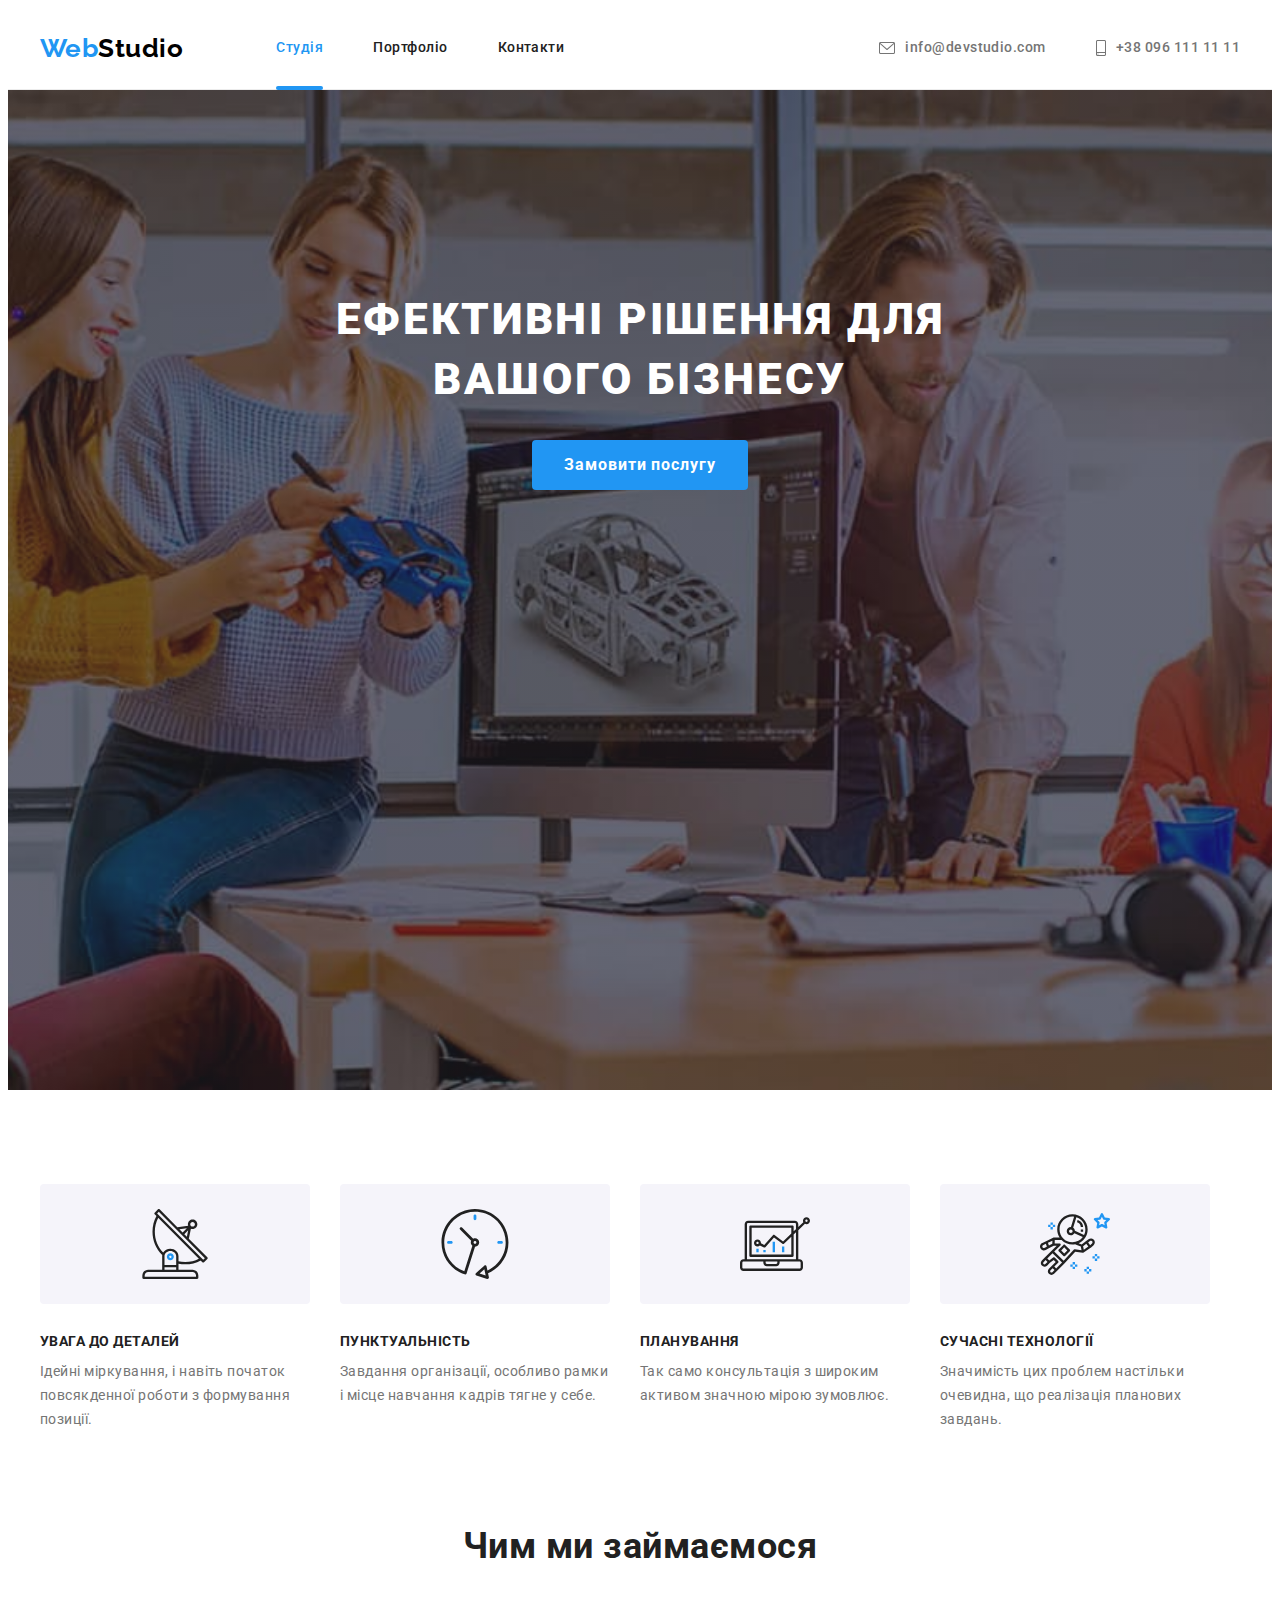
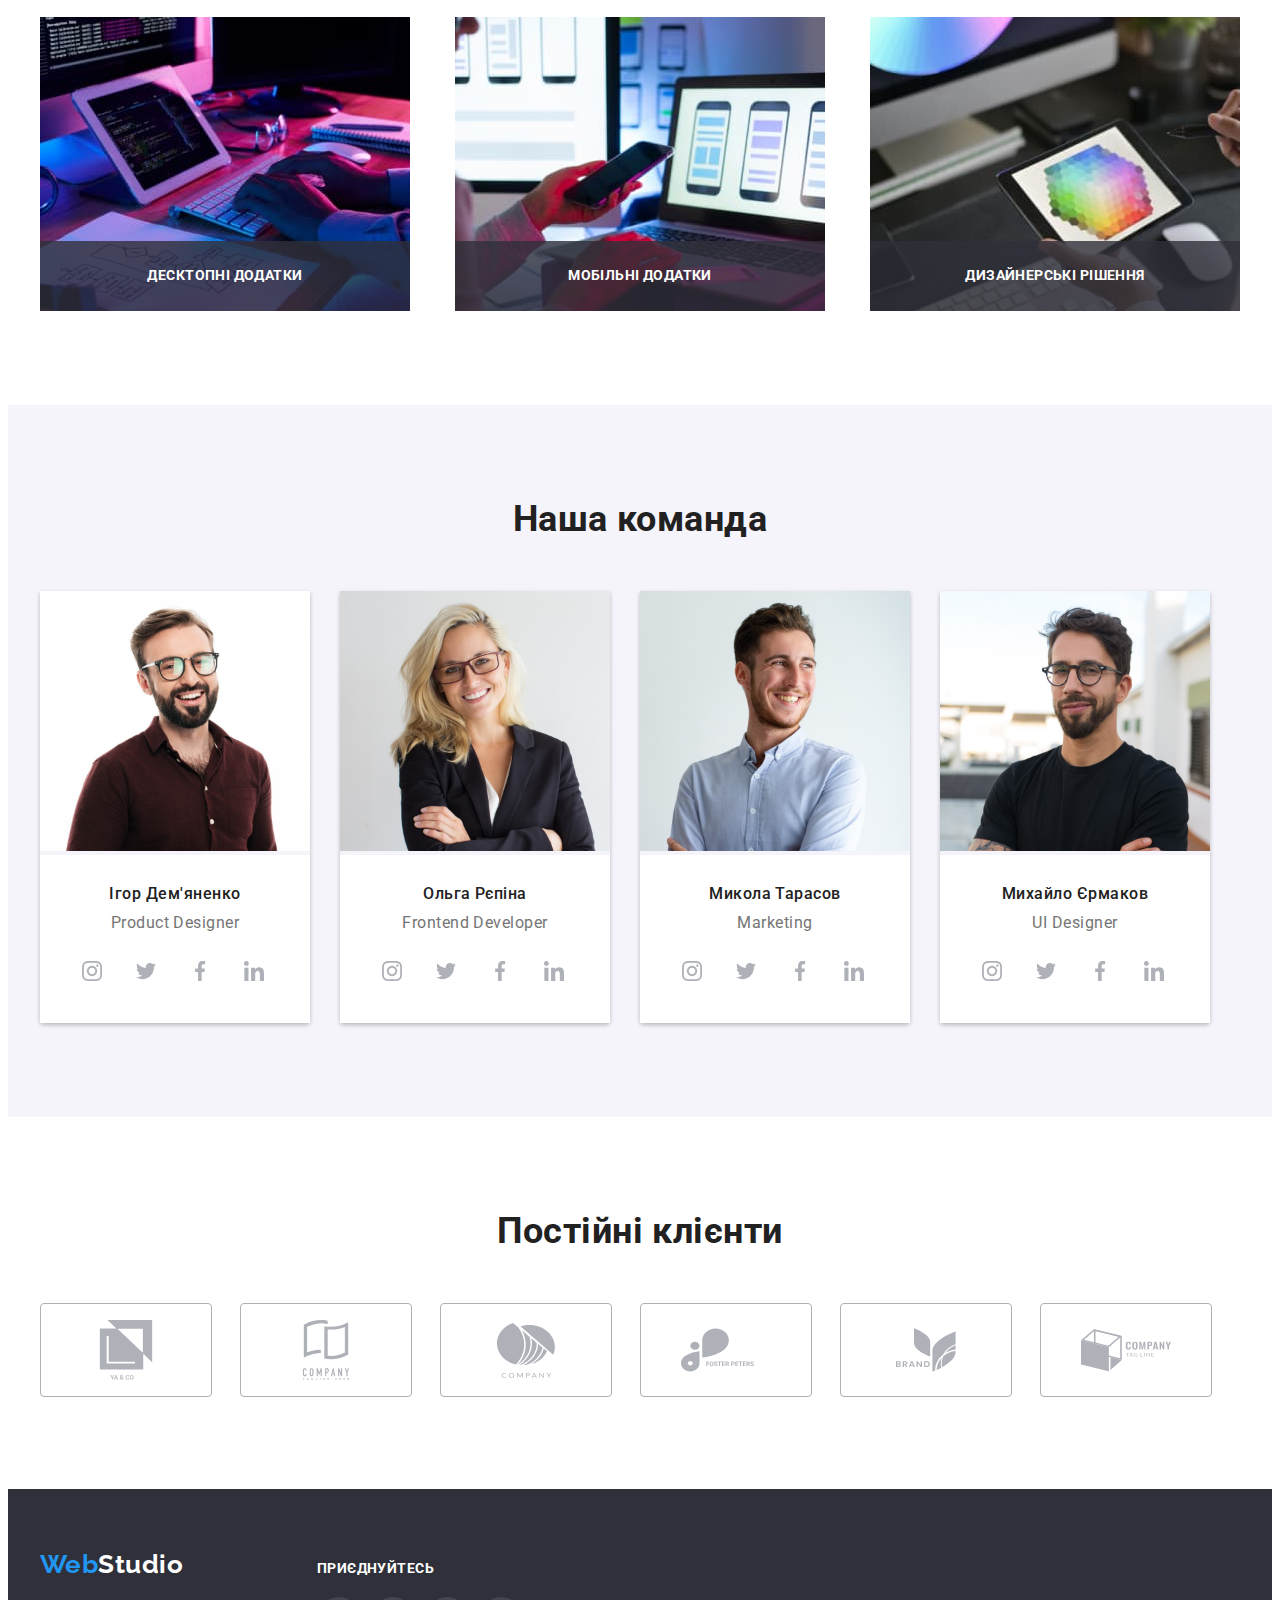
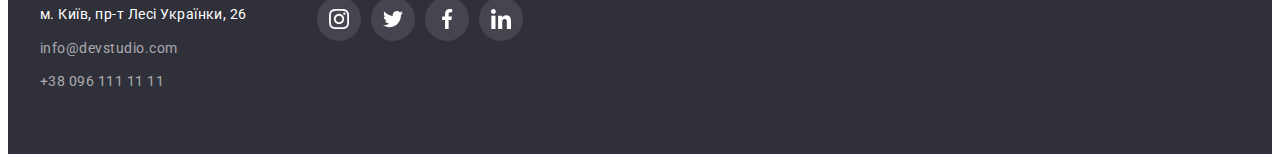
<file: index.html>
<!DOCTYPE html>
<html lang="uk">
  <head>
    <meta charset="UTF-8" />
    <meta http-equiv="X-UA-Compatible" content="IE=edge" />
    <meta name="viewport" content="width=device-width, initial-scale=1.0" />
    <title>Студія</title>
    <link
      rel="stylesheet"
      href="https://cdnjs.cloudflare.com/ajax/libs/modern-normalize/1.1.0/modern-normalize.min.css"
      integrity="sha512-wpPYUAdjBVSE4KJnH1VR1HeZfpl1ub8YT/NKx4PuQ5NmX2tKuGu6U/JRp5y+Y8XG2tV+wKQpNHVUX03MfMFn9Q=="
      crossorigin="anonymous"
      referrerpolicy="no-referrer"
    />
    <link rel="stylesheet" href="./css/styles.css" />
    <link
      href="https://fonts.googleapis.com/css2?family=Raleway:wght@700&family=Roboto:wght@400;500;700;900&display=swap"
      rel="stylesheet"
    />
  </head>
  <body>
    <header class="page-header">
      <div class="header container">
        <nav class="flex-box">
          <a href="./index.html" class="logo"
            ><span class="first-logo">Web</span>Studio</a
          >
          <ul class="site-nav list">
            <li class="flex-element">
              <a href="./index.html" class="link-current nav-link">Студія</a>
            </li>
            <li class="flex-element">
              <a href="./portfolio.html" class="link nav-link">Портфоліо</a>
            </li>
            <li class="flex-element">
              <a href="#" class="link nav-link">Контакти</a>
            </li>
          </ul>
        </nav>
        <ul class="contacts list">
          <li class="flex-element">
            <a href="mailto:info@devstudio.com" class="link contact-link">
              <svg width="16" height="12">
                <use href="./images/icons.svg#email"></use>
              </svg>
              info@devstudio.com</a
            >
          </li>
          <li class="flex-element">
            <a href="tel:+380961111111" class="link contact-link">
              <svg width="10" height="16">
                <use href="./images/icons.svg#phone"></use>
              </svg>
              +38 096 111 11 11</a
            >
          </li>
        </ul>
      </div>
    </header>

    <main>
      <section class="main-section">
        <div class="container">
          <h1 class="hero-title">Ефективні рішення для вашого бізнесу</h1>
          <button class="order-btn" data-modal-open>Замовити послугу</button>
        </div>
      </section>

      <section class="section">
        <div class="container">
          <h2 class="section-title visually-hidden">Наші Переваги</h2>
          <ul class="list flex-box advantages">
            <li class="flex-element">
              <div class="icon">
                <svg wight="70" height="70">
                  <use href="./images/icons.svg#icon-antenna"></use>
                </svg>
              </div>
              <h3 class="paragraph-title">Увага до деталей</h3>
              <p class="paragraph-text">
                Ідейні міркування, і навіть початок повсякденної роботи з
                формування позиції.
              </p>
            </li>
            <li class="flex-element">
              <div class="icon">
                <svg wight="70" height="70">
                  <use href="./images/icons.svg#icon-clock"></use>
                </svg>
              </div>
              <h3 class="paragraph-title">Пунктуальність</h3>
              <p class="paragraph-text">
                Завдання організації, особливо рамки і місце навчання кадрів
                тягне у себе.
              </p>
            </li>
            <li class="flex-element">
              <div class="icon">
                <svg wight="70" height="70">
                  <use href="./images/icons.svg#icon-diagram"></use>
                </svg>
              </div>
              <h3 class="paragraph-title">Планування</h3>
              <p class="paragraph-text">
                Так само консультація з широким активом значною мірою зумовлює.
              </p>
            </li>
            <li class="flex-element">
              <div class="icon">
                <svg wight="70" height="70">
                  <use href="./images/icons.svg#icon-astronaut"></use>
                </svg>
              </div>
              <h3 class="paragraph-title">Сучасні технології</h3>
              <p class="paragraph-text">
                Значимість цих проблем настільки очевидна, що реалізація
                планових завдань.
              </p>
            </li>
          </ul>
        </div>
      </section>

      <section class="section padding">
        <div class="container">
          <h2 class="section-title">Чим ми займаємося</h2>
          <ul class="list examples">
            <li class="flex-element">
              <a class="examples-link" href="#">
                <img
                  src="./images/box-1.jpg"
                  alt="написання коду на айпеді"
                  width="370"
                  height="294"
                />
                <div class="pic-description">
                  <h3 class="description-title">Десктопні додатки</h3>
                </div>
              </a>
            </li>
            <li class="flex-element">
              <a class="examples-link" href="#">
                <img
                  src="./images/box-2.jpg"
                  alt="шаблони меню телефону на пк"
                  width="370"
                  height="294"
                />
                <div class="pic-description">
                  <h3 class="description-title">Мобільні додатки</h3>
                </div>
              </a>
            </li>
            <li class="flex-element">
              <a class="examples-link" href="#">
                <img
                  src="./images/box-3.jpg"
                  alt="кольорова гамма на планшеті"
                  width="370"
                  height="294"
                />
                <div class="pic-description">
                  <h3 class="description-title">Дизайнерські рішення</h3>
                </div>
              </a>
            </li>
          </ul>
        </div>
      </section>

      <section class="section team">
        <div class="container">
          <h2 class="section-title">Наша команда</h2>
          <ul class="list team-list">
            <li class="team-pic">
              <img
                src="./images/teammember1.jpg"
                alt="Ігор Дем'яненко"
                width="270"
                height="260"
              />
              <div class="back-color">
                <h3 class="paragraph-title member">Ігор Дем'яненко</h3>
                <p class="position">Product Designer</p>
                <ul class="list social-links">
                  <li class="social-link">
                    <a href="https://www.instagram.com/" class="site">
                      <svg width="20" height="20">
                        <use
                          href="./images/icons.svg#icon-team-instagram"
                        ></use>
                      </svg>
                    </a>
                  </li>
                  <li class="social-link">
                    <a href="https://www.twitter.com/" class="site">
                      <svg width="20" height="20">
                        <use href="./images/icons.svg#icon-team-twitter"></use>
                      </svg>
                    </a>
                  </li>
                  <li class="social-link">
                    <a href="https://www.facebook.com/" class="site">
                      <svg width="20" height="20">
                        <use href="./images/icons.svg#icon-team-facebook"></use>
                      </svg>
                    </a>
                  </li>
                  <li class="social-link">
                    <a href="https://www.linkedin.com/" class="site">
                      <svg width="20" height="20">
                        <use href="./images/icons.svg#icon-team-linkedin"></use>
                      </svg>
                    </a>
                  </li>
                </ul>
              </div>
            </li>
            <li class="team-pic">
              <img
                src="./images/teammember2.jpg"
                alt="Ольга Рєпіна"
                width="270"
                height="260"
              />
              <div class="back-color">
                <h3 class="paragraph-title member">Ольга Рєпіна</h3>
                <p class="position">Frontend Developer</p>
                <ul class="list social-links">
                  <li class="social-link">
                    <a href="https://www.instagram.com/" class="site">
                      <svg width="20" height="20">
                        <use
                          href="./images/icons.svg#icon-team-instagram"
                        ></use>
                      </svg>
                    </a>
                  </li>
                  <li class="social-link">
                    <a href="https://www.twitter.com/" class="site">
                      <svg width="20" height="20">
                        <use href="./images/icons.svg#icon-team-twitter"></use>
                      </svg>
                    </a>
                  </li>
                  <li class="social-link">
                    <a href="https://www.facebook.com/" class="site">
                      <svg width="20" height="20">
                        <use href="./images/icons.svg#icon-team-facebook"></use>
                      </svg>
                    </a>
                  </li>
                  <li class="social-link">
                    <a href="https://www.linkedin.com/" class="site">
                      <svg width="20" height="20">
                        <use href="./images/icons.svg#icon-team-linkedin"></use>
                      </svg>
                    </a>
                  </li>
                </ul>
              </div>
            </li>
            <li class="team-pic">
              <img
                src="./images/teammember3.jpg"
                alt="Микола Тарасов"
                width="270"
                height="260"
              />
              <div class="back-color">
                <h3 class="paragraph-title member">Микола Тарасов</h3>
                <p class="position">Marketing</p>
                <ul class="list social-links">
                  <li class="social-link">
                    <a href="https://www.instagram.com/" class="site">
                      <svg width="20" height="20">
                        <use
                          href="./images/icons.svg#icon-team-instagram"
                        ></use>
                      </svg>
                    </a>
                  </li>
                  <li class="social-link">
                    <a href="https://www.twitter.com/" class="site">
                      <svg width="20" height="20">
                        <use href="./images/icons.svg#icon-team-twitter"></use>
                      </svg>
                    </a>
                  </li>
                  <li class="social-link">
                    <a href="https://www.facebook.com/" class="site">
                      <svg width="20" height="20">
                        <use href="./images/icons.svg#icon-team-facebook"></use>
                      </svg>
                    </a>
                  </li>
                  <li class="social-link">
                    <a href="https://www.linkedin.com/" class="site">
                      <svg width="20" height="20">
                        <use href="./images/icons.svg#icon-team-linkedin"></use>
                      </svg>
                    </a>
                  </li>
                </ul>
              </div>
            </li>
            <li class="team-pic">
              <img
                src="./images/teammember4.jpg"
                alt="Михайло Єрмаков"
                width="270"
                height="260"
              />
              <div class="back-color">
                <h3 class="paragraph-title member">Михайло Єрмаков</h3>
                <p class="position">UI Designer</p>
                <ul class="list social-links">
                  <li class="social-link">
                    <a href="https://www.instagram.com/" class="site">
                      <svg width="20" height="20">
                        <use
                          href="./images/icons.svg#icon-team-instagram"
                        ></use>
                      </svg>
                    </a>
                  </li>
                  <li class="social-link">
                    <a href="https://www.twitter.com/" class="site">
                      <svg width="20" height="20">
                        <use href="./images/icons.svg#icon-team-twitter"></use>
                      </svg>
                    </a>
                  </li>
                  <li class="social-link">
                    <a href="https://www.facebook.com/" class="site">
                      <svg width="20" height="20">
                        <use href="./images/icons.svg#icon-team-facebook"></use>
                      </svg>
                    </a>
                  </li>
                  <li class="social-link">
                    <a href="https://www.linkedin.com/" class="site">
                      <svg width="20" height="20">
                        <use href="./images/icons.svg#icon-team-linkedin"></use>
                      </svg>
                    </a>
                  </li>
                </ul>
              </div>
            </li>
          </ul>
        </div>
      </section>
      <section class="section">
        <div class="container">
          <h2 class="section-title">Постійні клієнти</h2>
          <ul class="list flex-box clients">
            <li class="client">
              <a href="#" class="page">
                <svg width="106" height="60">
                  <use
                    href="./images/icons.svg#icon-company-1"
                    class="company"
                  ></use>
                </svg>
              </a>
            </li>
            <li class="client">
              <a href="#" class="page">
                <svg class="" width="106" height="60">
                  <use href="./images/icons.svg#icon-company-2"></use>
                </svg>
              </a>
            </li>
            <li class="client">
              <a href="#" class="page">
                <svg class="" width="106" height="60">
                  <use href="./images/icons.svg#icon-company-3"></use>
                </svg>
              </a>
            </li>
            <li class="client">
              <a href="#" class="page">
                <svg class="" width="106" height="90">
                  <use href="./images/icons.svg#icon-company-4"></use>
                </svg>
              </a>
            </li>
            <li class="client">
              <a href="#" class="page">
                <svg class="" width="106" height="60">
                  <use href="./images/icons.svg#icon-company-5"></use>
                </svg>
              </a>
            </li>
            <li class="client">
              <a href="#" class="page">
                <svg class="" width="106" height="90">
                  <use href="./images/icons.svg#icon-company-6"></use>
                </svg>
              </a>
            </li>
          </ul>
        </div>
      </section>
    </main>

    <footer class="footer">
      <div class="container footer-flex">
        <address class="address">
          <a href="./index.html" class="logo accent"
            ><span class="first-logo">Web</span>Studio</a
          >
          <ul class="list info">
            <li class="flex-element">
              <a
                href="https://goo.gl/maps/CPtrU1FHBa2aNyZL9"
                target="_blank"
                rel="noopener noreferrer nofollow"
                class="location"
                >м. Київ, пр-т Лесі Українки, 26</a
              >
            </li>
            <li class="flex-element">
              <a href="mailto:info@devstudio.com" class="footer-contact link"
                >info@devstudio.com</a
              >
            </li>
            <li class="flex-element">
              <a href="tel:+380961111111" class="footer-contact link"
                >+38 096 111 11 11</a
              >
            </li>
          </ul>
        </address>
        <div>
          <h3 class="join-title">Приєднуйтесь</h3>
          <ul class="list social-links">
            <li class="social-link">
              <a href="https://www.instagram.com/" class="site join-accent">
                <svg class="" width="20" height="20">
                  <use href="./images/icons.svg#icon-instagram-footer"></use>
                </svg>
              </a>
            </li>
            <li class="social-link">
              <a href="https://www.twitter.com/" class="site join-accent"
                ><svg class="" width="20" height="20">
                  <use href="./images/icons.svg#icon-twitter-footer"></use>
                </svg>
              </a>
            </li>
            <li class="social-link">
              <a href="https://www.facebook.com/" class="site join-accent"
                ><svg class="" width="20" height="20">
                  <use href="./images/icons.svg#icon-facebook-footer"></use>
                </svg>
              </a>
            </li>
            <li class="social-link">
              <a href="https://www.linkedin.com/" class="site join-accent"
                ><svg class="" width="20" height="20">
                  <use href="./images/icons.svg#icon-linkedin-footer"></use>
                </svg>
              </a>
            </li>
          </ul>
        </div>
      </div>
    </footer>
    <div class="backdrop is-hidden" data-modal>
      <div class="modal-window">
        <button class="modal-button" data-modal-close>
          <svg
            width="14"
            height="14"
            viewBox="0 0 11 11"
            fill="none"
            xmlns="http://www.w3.org/2000/svg"
          >
            <path
              d="M11 1.10786L9.89214 0L5.5 4.39214L1.10786 0L0 1.10786L4.39214 5.5L0 9.89214L1.10786 11L5.5 6.60786L9.89214 11L11 9.89214L6.60786 5.5L11 1.10786Z"
              fill="black"
            />
          </svg>
        </button>
      </div>
    </div>
    <script src="./modal.js"></script>
  </body>
</html>
</file>
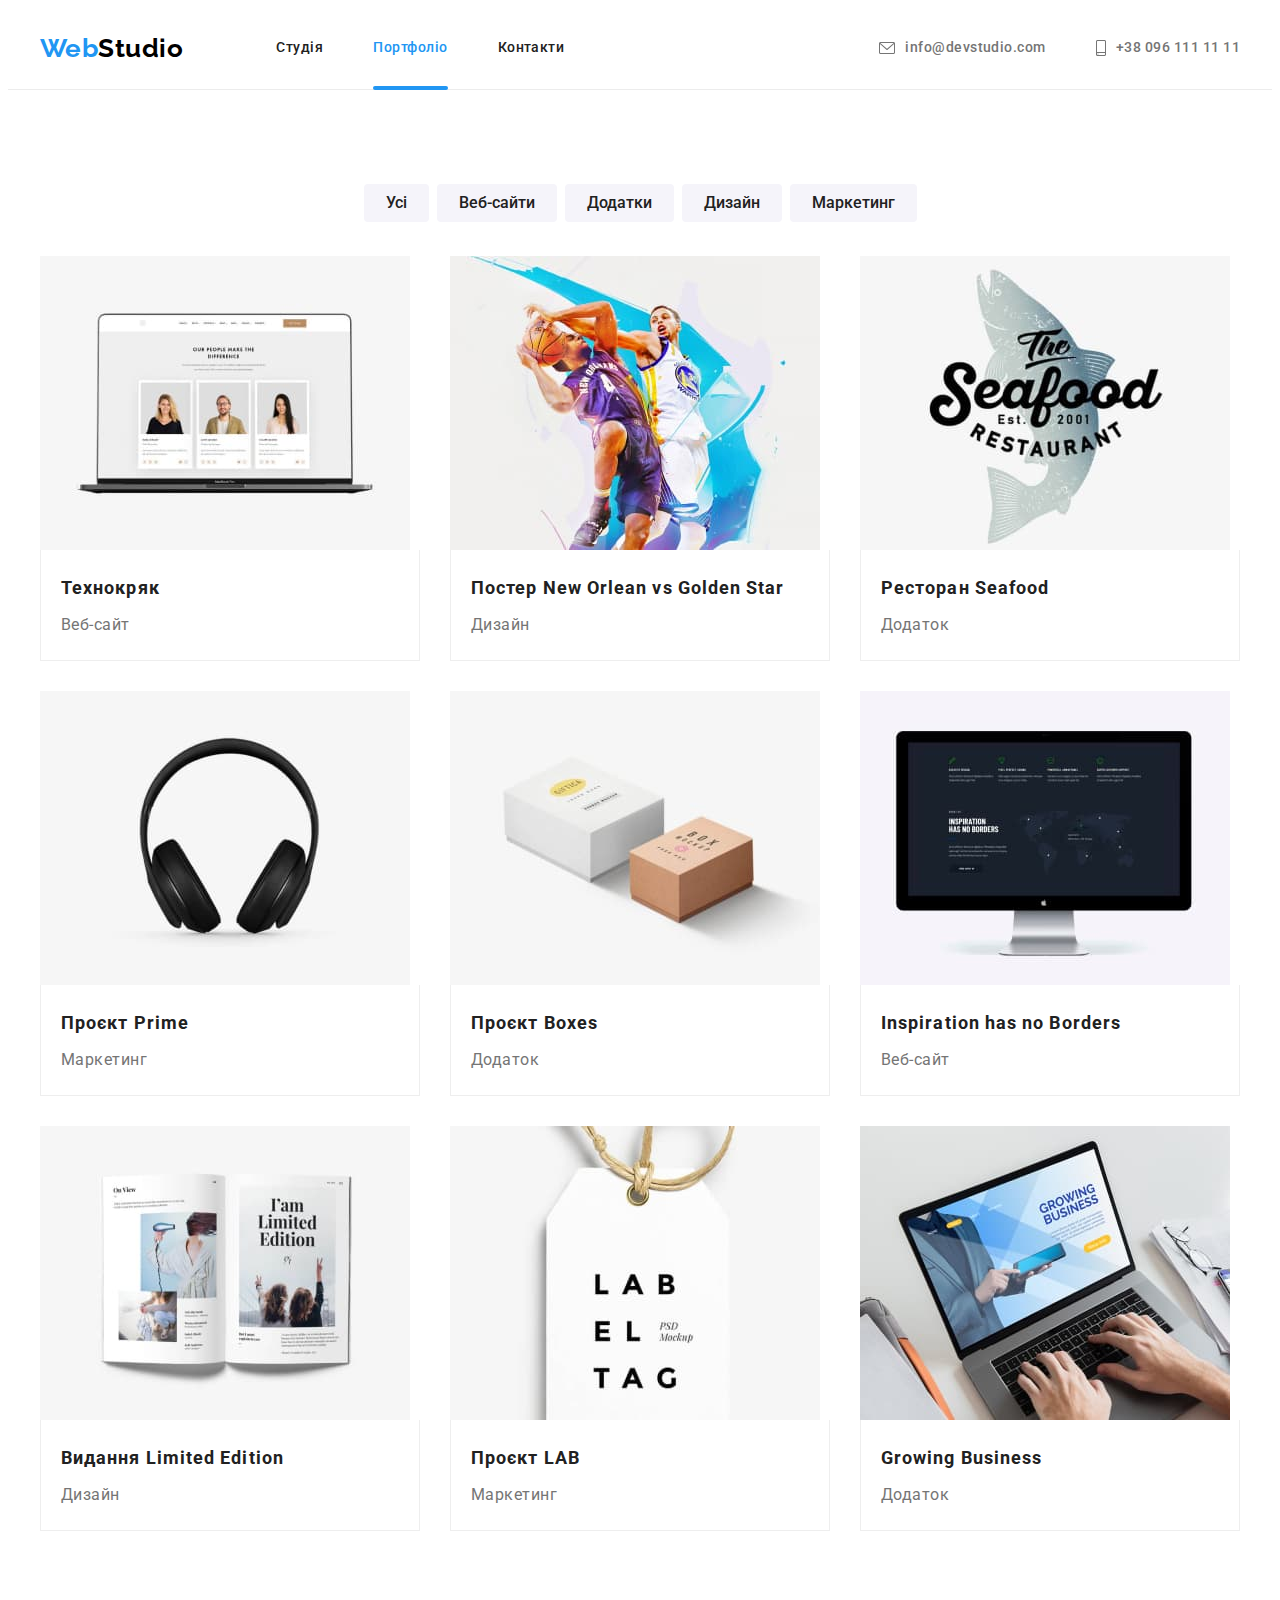
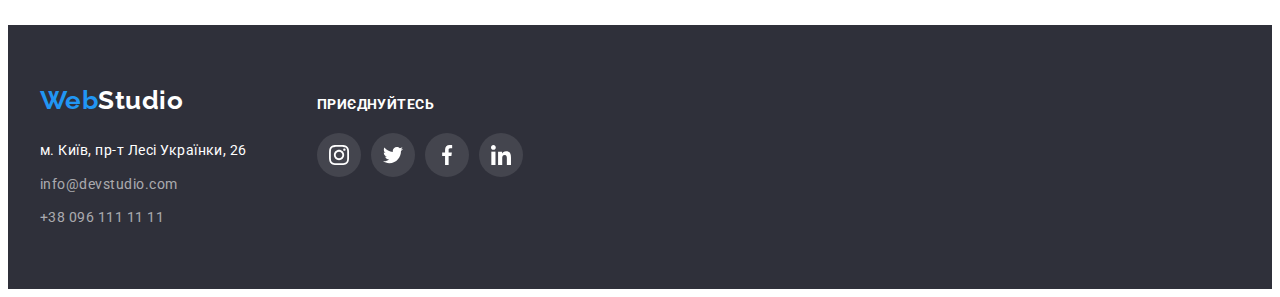
<file: portfolio.html>
<!DOCTYPE html>
<html lang="en">
  <head>
    <meta charset="UTF-8" />
    <meta http-equiv="X-UA-Compatible" content="IE=edge" />
    <meta name="viewport" content="width=device-width, initial-scale=1.0" />
    <title>Портфоліо</title>
    <link
      rel="stylesheet"
      href="https://cdnjs.cloudflare.com/ajax/libs/modern-normalize/1.1.0/modern-normalize.min.css"
      integrity="sha512-wpPYUAdjBVSE4KJnH1VR1HeZfpl1ub8YT/NKx4PuQ5NmX2tKuGu6U/JRp5y+Y8XG2tV+wKQpNHVUX03MfMFn9Q=="
      crossorigin="anonymous"
      referrerpolicy="no-referrer"
    />
    <link rel="stylesheet" href="./css/styles.css" />
    <link
      href="https://fonts.googleapis.com/css2?family=Raleway:wght@700&family=Roboto:wght@400;500;700;900&display=swap"
      rel="stylesheet"
    />
  </head>
  <body>
    <header class="page-header">
      <div class="header container">
        <nav class="flex-box">
          <a href="./index.html" class="logo"
            ><span class="first-logo">Web</span>Studio</a
          >
          <ul class="site-nav list">
            <li class="flex-element">
              <a href="./index.html" class="link nav-link">Студія</a>
            </li>
            <li class="flex-element">
              <a href="./portfolio.html" class="link-current nav-link"
                >Портфоліо</a
              >
            </li>
            <li class="flex-element">
              <a href="#" class="link nav-link">Контакти</a>
            </li>
          </ul>
        </nav>
        <ul class="contacts list">
          <li class="flex-element">
            <a href="mailto:info@devstudio.com" class="link contact-link">
              <svg width="16" height="12">
                <use href="./images/icons.svg#email"></use>
              </svg>
              info@devstudio.com</a
            >
          </li>
          <li class="flex-element">
            <a href="tel:+380961111111" class="link contact-link">
              <svg width="10" height="16">
                <use href="./images/icons.svg#phone"></use>
              </svg>
              +38 096 111 11 11</a
            >
          </li>
        </ul>
      </div>
    </header>

    <main>
      <section class="section">
        <div class="container">
          <h1 class="section-title visually-hidden">Фільтри</h1>
          <ul class="list filter">
            <li class="button">
              <button type="button" class="filter-btn all-btn">Усі</button>
            </li>
            <li class="button">
              <button type="button" class="filter-btn">Веб-сайти</button>
            </li>
            <li class="button">
              <button type="button" class="filter-btn">Додатки</button>
            </li>
            <li class="button">
              <button type="button" class="filter-btn">Дизайн</button>
            </li>
            <li class="button">
              <button type="button" class="filter-btn">Маркетинг</button>
            </li>
          </ul>
          <h2 class="section-title visually-hidden">Роботи</h2>
          <ul class="list work-list">
            <li class="projects">
              <a href="#" class="projects-link">
                <div class="overlay">
                  <img
                    class="block"
                    src="./images/img.jpg"
                    alt="Екран ноутбука с веб-сайтом Технокряк"
                    width="370"
                    height="294"
                  />
                  <p class="project-text">
                    Ресурс пропонує комплексні пропозиції з різним рівнем
                    функціоналу та сервісів. Все це дозволить відвідувачу
                    отримати вичерпні відомості про компанію чи приватну особу.
                  </p>
                </div>
                <div class="work-type">
                  <h3 class="works">Технокряк</h3>
                  <p class="type">Веб-сайт</p>
                </div></a
              >
            </li>
            <li class="projects">
              <a href="#" class="projects-link">
                <div class="overlay">
                  <img
                    class="block"
                    src="./images/img2.jpg"
                    alt="Два баскетболіста"
                    width="370"
                    height="294"
                  />
                  <p class="project-text">
                    Lorem ipsum dolor sit amet consectetur adipisicing elit.
                    Molestiae consectetur laboriosam deleniti iusto eos adipisci
                    doloribus ab quidem facilis similique beatae, iure, sed
                    fugiat molestias.
                  </p>
                </div>
                <div class="work-type">
                  <h3 class="works">Постер New Orlean vs Golden Star</h3>
                  <p class="type">Дизайн</p>
                </div></a
              >
            </li>
            <li class="projects">
              <a href="#" class="projects-link">
                <div class="overlay">
                  <img
                    class="block"
                    src="./images/img3.jpg"
                    alt="Logo ресторану Seafood"
                    width="370"
                    height="294"
                  />
                  <p class="project-text">
                    Lorem ipsum dolor sit amet consectetur adipisicing elit. Rem
                    dolores tempora, iste quasi molestiae, cum voluptatum
                    consectetur esse ratione vero neque aut labore nisi
                    corporis.
                  </p>
                </div>
                <div class="work-type">
                  <h3 class="works">Ресторан Seafood</h3>
                  <p class="type">Додаток</p>
                </div></a
              >
            </li>
            <li class="projects">
              <a href="#" class="projects-link">
                <div class="overlay">
                  <img
                    class="block"
                    src="./images/img9.jpg"
                    alt="Навушники"
                    width="370"
                    height="294"
                  />
                  <p class="project-text">
                    Lorem ipsum dolor sit amet consectetur adipisicing elit.
                    Dicta voluptate a repudiandae doloribus ex est deserunt nemo
                    harum recusandae id, consequuntur culpa, repellendus quod
                    veniam.
                  </p>
                </div>
                <div class="work-type">
                  <h3 class="works">Проєкт Prime</h3>
                  <p class="type">Маркетинг</p>
                </div></a
              >
            </li>
            <li class="projects">
              <a href="#" class="projects-link">
                <div class="overlay">
                  <img
                    class="block"
                    src="./images/img4.jpg"
                    alt="Дві коробки"
                    width="370"
                    height="294"
                  />
                  <p class="project-text">
                    Lorem ipsum, dolor sit amet consectetur adipisicing elit.
                    Quibusdam ullam, excepturi dicta, exercitationem
                    voluptatibus repellendus obcaecati architecto perferendis
                    odit laboriosam quas quo atque voluptates. Unde!
                  </p>
                </div>
                <div class="work-type">
                  <h3 class="works">Проєкт Boxes</h3>
                  <p class="type">Додаток</p>
                </div></a
              >
            </li>
            <li class="projects">
              <a href="#" class="projects-link">
                <div class="overlay">
                  <img
                    class="block"
                    src="./images/img5.jpg"
                    alt="Екран ноутбука з веб-сайтом Inspiration has no Borders "
                    width="370"
                    height="294"
                  />
                  <p class="project-text">
                    Lorem ipsum dolor sit amet consectetur adipisicing elit.
                    Quod sequi quam doloremque amet rerum non consequuntur porro
                    possimus eos pariatur. Fuga atque ducimus dolore ipsam.
                  </p>
                </div>
                <div class="work-type">
                  <h3 class="works">Inspiration has no Borders</h3>
                  <p class="type">Веб-сайт</p>
                </div></a
              >
            </li>
            <li class="projects">
              <a href="#" class="projects-link">
                <div class="overlay">
                  <img
                    class="block"
                    src="./images/img6.jpg"
                    alt="Розгорнута книга"
                    width="370"
                    height="294"
                  />
                  <p class="project-text">
                    Lorem ipsum, dolor sit amet consectetur adipisicing elit.
                    Aliquam facilis ab debitis eum alias laborum? Quae itaque
                    eius, veritatis officiis totam rem cumque vel sequi.
                  </p>
                </div>
                <div class="work-type">
                  <h3 class="works">Видання Limited Edition</h3>
                  <p class="type">Дизайн</p>
                </div></a
              >
            </li>
            <li class="projects">
              <a href="#" class="projects-link">
                <div class="overlay">
                  <img
                    class="block"
                    src="./images/img7.jpg"
                    alt="Logo проєкту LAB"
                    width="370"
                    height="294"
                  />
                  <p class="project-text">
                    Lorem ipsum, dolor sit amet consectetur adipisicing elit.
                    Est, debitis. Omnis a aperiam nesciunt in! Maiores adipisci
                    aspernatur officia eligendi architecto dolore facilis
                    voluptatibus officiis.
                  </p>
                </div>
                <div class="work-type">
                  <h3 class="works">Проєкт LAB</h3>
                  <p class="type">Маркетинг</p>
                </div></a
              >
            </li>
            <li class="projects">
              <a href="#" class="projects-link">
                <div class="overlay">
                  <img
                    class="block"
                    src="./images/img8.jpg"
                    alt="Зображення додатку Growing Business в ноутбукі"
                    width="370"
                    height="294"
                  />
                  <p class="project-text">
                    Lorem ipsum dolor sit amet consectetur adipisicing elit. Eum
                    aut temporibus dicta quaerat perferendis delectus accusamus
                    non odio necessitatibus. Voluptatem laborum dolor veritatis
                    repellendus saepe.
                  </p>
                </div>
                <div class="work-type">
                  <h3 class="works">Growing Business</h3>
                  <p class="type">Додаток</p>
                </div></a
              >
            </li>
          </ul>
        </div>
      </section>
    </main>
    <footer class="footer">
      <div class="container footer-flex">
        <address class="address">
          <a href="./index.html" class="logo accent"
            ><span class="first-logo">Web</span>Studio</a
          >
          <ul class="list info">
            <li class="flex-element">
              <a
                href="https://goo.gl/maps/CPtrU1FHBa2aNyZL9"
                target="_blank"
                rel="noopener noreferrer nofollow"
                class="location"
                >м. Київ, пр-т Лесі Українки, 26</a
              >
            </li>
            <li class="flex-element">
              <a href="mailto:info@devstudio.com" class="footer-contact link"
                >info@devstudio.com</a
              >
            </li>
            <li class="flex-element">
              <a href="tel:+380961111111" class="footer-contact link"
                >+38 096 111 11 11</a
              >
            </li>
          </ul>
        </address>
        <div class="join-us">
          <h3 class="join-title">Приєднуйтесь</h3>
          <ul class="list social-links">
            <li class="social-link join-accent">
              <a href="" class="site">
                <svg class="" width="20" height="20">
                  <use href="./images/icons.svg#icon-instagram-footer"></use>
                </svg>
              </a>
            </li>
            <li class="social-link join-accent">
              <a href="" class="site"
                ><svg class="" width="20" height="20">
                  <use href="./images/icons.svg#icon-twitter-footer"></use>
                </svg>
              </a>
            </li>
            <li class="social-link join-accent">
              <a href="" class="site"
                ><svg class="" width="20" height="20">
                  <use href="./images/icons.svg#icon-facebook-footer"></use>
                </svg>
              </a>
            </li>
            <li class="social-link join-accent">
              <a href="" class="site"
                ><svg class="" width="20" height="20">
                  <use href="./images/icons.svg#icon-linkedin-footer"></use>
                </svg>
              </a>
            </li>
          </ul>
        </div>
      </div>
    </footer>
  </body>
</html>
</file>
<file: css/styles.css>
:root{
    --primary-text-color:#757575 ;
    --secondary-text-color:#212121;
    --accent-text-color:#2196F3;
    --btn-text-color:#FFFFFF;
    --order-btn-active:#188CE8;
    --background-color-secondary:#F5F4FA;
    --card-set-gap:30px;
    --social-links-fill:#afb1b8;
}
body{
    color:var(--primary-text-color) ;
    background-color: var(--btn-text-color) ;
    font-family: Roboto, 'Segoe UI', Tahoma, Geneva, Verdana, sans-serif ;
    letter-spacing: 0.03em;
}
.list{
    list-style: none;
    margin: 0;
    padding: 0;
}
.container{
    width: 1200px;
    padding-left: 15px;
    padding-right: 15px;
    margin: 0 auto;
}
.page-header{

    margin: 0 auto;
    border-bottom: 1px solid rgba(236, 236, 236, 1);
}
.header{
    display: flex;
    justify-content: space-between;
}
.logo{
    padding: 25px 0;

    color:#000000 ;

    font-family: Raleway, 'Segoe UI', Tahoma, Geneva, Verdana, sans-serif;
    font-weight: 700;
    font-size: 26px;
    line-height: 1.19;
    text-decoration: none;
    transition: color 250ms cubic-bezier(0.4, 0, 0.2, 1);
}
.first-logo, 
.logo:hover, 
.logo:focus, 
.link:hover, 
.link:focus{
    color: var(--accent-text-color) ;
    fill: var(--accent-text-color);
}
.link{
    transition: color 250ms cubic-bezier(0.4, 0, 0.2, 1),
    fill 250ms cubic-bezier(0.4, 0, 0.2, 1);
}
.flex-box{
    display: flex;
}
.site-nav, 
.contacts{
    display: flex;
}
.site-nav .flex-element{
    position: relative;
}
.site-nav .link-current{
    color: var(--accent-text-color);
}
.site-nav .flex-element:first-child{
    margin-left: 93px;
}
.link-current::after{
    content: '';
    position: absolute;
    width: 100%;
    height: 4px;
    bottom: -1px;

    background: #2196F3;
    border-radius: 2px;
}
.site-nav .nav-link,
.contacts .contact-link{
    text-decoration: none;
    display: flex;
    align-items: center;
    fill: currentColor ;
}
.contact-link{
    gap: 10px;
}
.site-nav,
.contacts{
    font-weight: 500;
    font-size: 14px;
    line-height: 1.14;
}
.nav-link {
    color:var(--secondary-text-color) ;
}
.site-nav .flex-element:not(:first-child){
    margin-left: 50px;
}
.contact-link,
.nav-link {
    padding: 32px 0;
}
.contacts .flex-element:not(:first-child){
    margin-left: 50px;
}
.contact-link{
    color: var(--primary-text-color);
}
.hero-title{
color: var(--btn-text-color);

    font-weight: 900;
    font-size: 44px;
    line-height: 1.36;
    letter-spacing: 0.06em;
    text-transform: uppercase;

    width: 696px;
    margin: 0 auto;

}

.main-section{
    background-color: 2F303A;
    text-align: center;
    padding-top: 200px;
    padding-bottom: 200px;
    margin: 0 auto;
}
.main-section{
    max-width: 1600px;
    height: 600px;
    background-image: linear-gradient(
        to right, 
        rgba(47, 48, 58, 0.4), 
        rgba(47, 48, 58, 0.4)
    ),url(../images/main-bg.jpg);
    background-repeat: no-repeat;
    background-position: center;
    background-size: cover;
}
.order-btn{
    color: var(--btn-text-color);
    background-color: var(--accent-text-color);
    cursor: pointer;

    font-family: inherit;
    font-weight: 700;
    font-size: 16px;
    line-height: 1.87;
    letter-spacing: 0.06em;

    display: flex;
    align-items: center;
    justify-content: center;
    min-width: 216px;
    height: 50px;
    border: none;
    outline: none;
    
    padding: 10px;
    border-radius: 4px;
    margin-top: 30px;
    margin-left: auto;
    margin-right: auto;

    transition: background-color 250ms cubic-bezier(0.4, 0, 0.2, 1);
}
.order-btn:hover, 
.order-btn:focus{
    background-color: var(--order-btn-active);
    
}
.backdrop{
    position: fixed;
    left: 0;
    top: 0;
    width: 100%;
    height: 100%;
    background-color: rgba(0, 0, 0, 0.25);

    transition: opacity 250ms cubic-bezier(0.4, 0, 0.2, 1);
}
.modal-window{
    position: absolute;
    top: 50%;
    left: 50%;
    transform: translate(-50%, -50%);
    width: 528px;
    height: 581px;
    background-color: var(--btn-text-color);
    border-radius: 4px;
}
.is-hidden{
    opacity:0 ;
    pointer-events: none;
}
.modal-button{
    position: absolute;
    top: 8px;
    right: 8px;

    display: flex;
    align-items: center;
    justify-content: center;

    width: 30px;
    height: 30px;
    border: 1px solid rgba(0, 0, 0, 0.1);
    background-color: var(--btn-text-color);
    border-radius: 50%;
    cursor: pointer;
}
.all-btn{
    padding: 6px 25px 6px 25px;
}
.filter-btn{
    padding: 6px 22px 6px 22px;

    color:#212121 ;
    background-color: var(--background-color-secondary) ;
    cursor: pointer;

    font-family: inherit;
    font-weight: 500;
    font-size: 16px;
    line-height: 26px;
    border: none;
    border-radius: 4px;

    transition: background-color 250ms cubic-bezier(0.4, 0, 0.2, 1),
    color 250ms cubic-bezier(0.4, 0, 0.2, 1),
    filter 250ms cubic-bezier(0.4, 0, 0.2, 1);
}
.filter{
    display: flex;
    margin-bottom: 34px;
    justify-content: center;
}
.button:not(:first-child){
    margin-left: 8px;
}
.work-list{
    display: flex;
    flex-wrap: wrap;
    
    margin-top: calc(-1 * var(--card-set-gap));
    margin-left: calc(-1 * var(--card-set-gap));
    
}
.overlay{
    position: relative;
    overflow: hidden;
}
.project-text{
    position: absolute;
    bottom: 0;
    font-weight: 400;
    font-size: 18px;
    line-height: 1.56;    
    
    color: var(--btn-text-color);
    background-color: rgba(33, 150, 243, 0.9);
    margin: 0;
    padding: 63px 24px;   
    transform: translateY(101%);
    transition: transform 250ms cubic-bezier(0.4, 0, 0.2, 1);
}
.projects-link:hover .project-text,
.projects-link:focus .project-text
{
    transform: translateY(0);
}
.projects{
    width: calc((100% - 90px) / 3 );
    margin-top: var(--card-set-gap);
    margin-left: var(--card-set-gap);
}
.projects-link:hover{
    box-shadow: 0px 1px 1px rgba(0, 0, 0, 0.12), 
    0px 4px 4px rgba(0, 0, 0, 0.06), 
    1px 4px 6px rgba(0, 0, 0, 0.16);
    cursor: pointer;
    transition: box-shadow 250ms cubic-bezier(0.4, 0, 0.2, 1);
}
.projects-link{
    font-family: inherit;
    color: inherit;
    text-decoration: none;
    display: block;


}
/* .work-list .flex-element:nth-child(3n){
    margin-right: 0;
}
.work-list .flex-element:nth-last-child(-n + 3){
    margin-bottom: 0;
} */
.filter-btn:hover,
.filter-btn:focus{
    color: var(--btn-text-color);
    background-color: var(--accent-text-color);
    filter: drop-shadow(0px 4px 4px rgba(0, 0, 0, 0.25));
    
}
.section{
    padding-top: 94px;
    padding-bottom: 94px;
    margin: 0 auto; 
}
.section-title{
    font-weight: 700;
    font-size: 36px;
    line-height: 1.16;
    text-align: center;
    margin: 0;
    margin-bottom: 50px;

}
.visually-hidden{
    position: absolute;
    white-space: nowrap;
    width: 1px;
    height: 1px;
    overflow: hidden;
    border: 0;
    padding: 0;
    clip: rect(0 0 0 0);
    clip-path: inset(50%);
    margin: -1px;
}
.section-title, 
.paragraph-title,
.works{
    color: #212121;
}
.icon{
    width: 100%;
    height: 120px;
    margin-bottom: 30px;
    background-color: var(--background-color-secondary);
    border-radius: 4px;
    display: flex;
        justify-content: center;
        align-items: center;
}
/* .icon-item{
    width: 100%;
    height: 100%;
} */

/* .advantages .flex-element::before{
    display: inline-flex;
    content: '';
    width: 270px;
    height:120px ;
    background-color: var(--background-color-secondary);
    border-radius: 4px;

    margin-bottom: 30px;
} */
/* .icon-antenna::before{
    background-image: url(../images/antenna.svg);
    background-repeat: no-repeat;
    background-position:center;
}
.icon-clock::before {
    background-image: url(../images/clock.svg);
    background-repeat: no-repeat;
    background-position: center;
}
.icon-diagram::before {
    background-image: url(../images/diagram.svg);
    background-repeat: no-repeat;
    background-position: center;
}
.icon-astronaut::before {
    background-image: url(../images/astronaut.svg);
    background-repeat: no-repeat;
    background-position: center;
} */
.advantages .flex-element:not(:first-child){
    margin-left: 30px;
}
.examples{
    display: flex;
    justify-content: space-between;
}
.examples .flex-element{
    position: relative;
    display: block;
    height: 294px;
}
.examples-link{
    display: block;
    height: 294px;
}
.pic-description{
    position: absolute;
    display: flex;
    justify-content: center;
    align-items: center;
    width: 100%;
    height: 70px;
    background-color: rgba(47, 48, 58, 0.8);
    bottom: 0;
}
.description-title{
    font-weight: 700;
    font-size: 14px;
    line-height: 1.14;
    text-align: center;
    letter-spacing: 0.03em;
    text-transform: uppercase;
    
    color: #FFFFFF;
    margin: 0;
    
}
.works{
    font-weight: 700;
    font-size: 18px;
    line-height: 2;
    letter-spacing: 0.06em;

    margin-bottom: 4px;
        margin-top: 0;
}
.paragraph-title{
    margin-top: 0;
    margin-bottom: 10px;
    
    font-weight: 700;
    font-size: 14px;
    line-height: 1.14;
    text-transform: uppercase;
    
}
.paragraph-title .flex-element{
    text-shadow: 0px 4px 4px rgba(0, 0, 0, 0.25);
}
.paragraph-title.member{
    font-weight: 500;
    font-size: 16px;
    line-height: 1.18;
    text-transform: none;
}
.position{
    font-size: 16px;
    line-height: 1.18;
}
.paragraph-text{
    margin-top: 10px;
    margin-bottom: 0;
    margin-right: 0;
    
    font-size: 14px;
    line-height: 1.71;
}
.list.flex-box .flex-element{
    width: 270px;
}
.back-color{
    text-align: center;
    background-color: var(--btn-text-color);
    padding: 30px;

}
.padding{
    padding-top: 0;
}
.position{
    margin: 0;
    margin-bottom: 16px;
}
.team{
    background-color: var(--background-color-secondary);

    padding-top: 94px;
}
.team-pic{
    box-shadow: 0px 2px 4px rgba(0, 0, 0, 0.25);
    border-radius: 0px 0px 4px 4px;
}
.team-pic:not(:first-child){
    margin-left: 30px;
}
.team-pic{
    width: 270px;
}
.team-list{
    display: flex;

    background-color: var(--background-color-secondary);
}
.block{
    display: block;
}
.work-type{
    padding: 20px 20px;
    border-right-color: rgb(238, 238, 238);
    border-right-style: solid;
    border-right-width: 1px;
    border-bottom-color: rgb(238, 238, 238);
    border-bottom-style: solid;
    border-bottom-width: 1px;
    border-left-color: rgb(238, 238, 238);
    border-left-style: solid;
    border-left-width: 1px;
}
.type{
    font-size: 16px;
    line-height: 1.87;
    margin: 0;
}

.social-links{
    display: flex;
    gap: 10px;
}
.social-link{
    width: 44px;
    height: 44px;
}
.site{
    width: 100%;
    height: 100%;
    display: flex;
    justify-content: center;
    align-items: center;
    border-radius: 50%;
    fill:var(--social-links-fill);
    transition: background-color 250ms cubic-bezier(0.4, 0, 0.2, 1), 
    fill 250ms cubic-bezier(0.4, 0, 0.2, 1);

}
.site:hover,
.site:focus{
    background-color: var(--order-btn-active);
    fill: var(--btn-text-color);
    outline: none;
    
}
.clients{
    display: flex;
    gap: 30px;
}
.client{
width: 170px;
height: 92px;
}
.page{
    display: flex;
    width: 100%;
    height: 100%;
    justify-content: center;
    align-items: center;
    fill: var(--social-links-fill);
    border-radius: 4px;
    border: 1px solid var(--social-links-fill) ;
    transition: fill 250ms cubic-bezier(0.4, 0, 0.2, 1);
}
.page:hover,
.page:focus{
    fill: var(--accent-text-color);
    border: 1px solid var(--accent-text-color);
    
}
.company{
    width: 100px;
    height: 47px;
}
.footer{

    padding-top: 60px;
    padding-bottom: 60px;
    margin: 0 auto;
    background-color: #2F303A;
}
.footer-flex{
    display: flex;
    gap: 70px;
    align-items: baseline;
}
.logo.accent{
    display: flex;
    padding: 0;
    margin-top: 0;
    margin-bottom: 20px;
    margin-right: auto;
    margin-left: 0;

    color: #FFFFFF;
}
.address{
    font-style: normal;
}
.location{
    color: var(--btn-text-color);

    font-size: 14px;
    line-height: 2;
    text-decoration: none;
    font-style: normal;
}
.footer-contact{
    color: rgba(255, 255, 255, 0.6);
    
    font-size: 14px;
    line-height: 1.71;
    text-decoration: none;
    font-style: normal;
}
.info .flex-element:not(:first-child){
    margin-top: 9px;
}
.join-title{
        font-style: normal;
        font-weight: 700;
        font-size: 14px;
        line-height: 1.14;
        letter-spacing: 0.03em;
        text-transform: uppercase;
    
        color: #FFFFFF;

        margin: 0;
        margin-bottom: 20px;
}
.join-accent{
    background: rgba(255, 255, 255, 0.1);
    border-radius: 50%;
}
</file>
